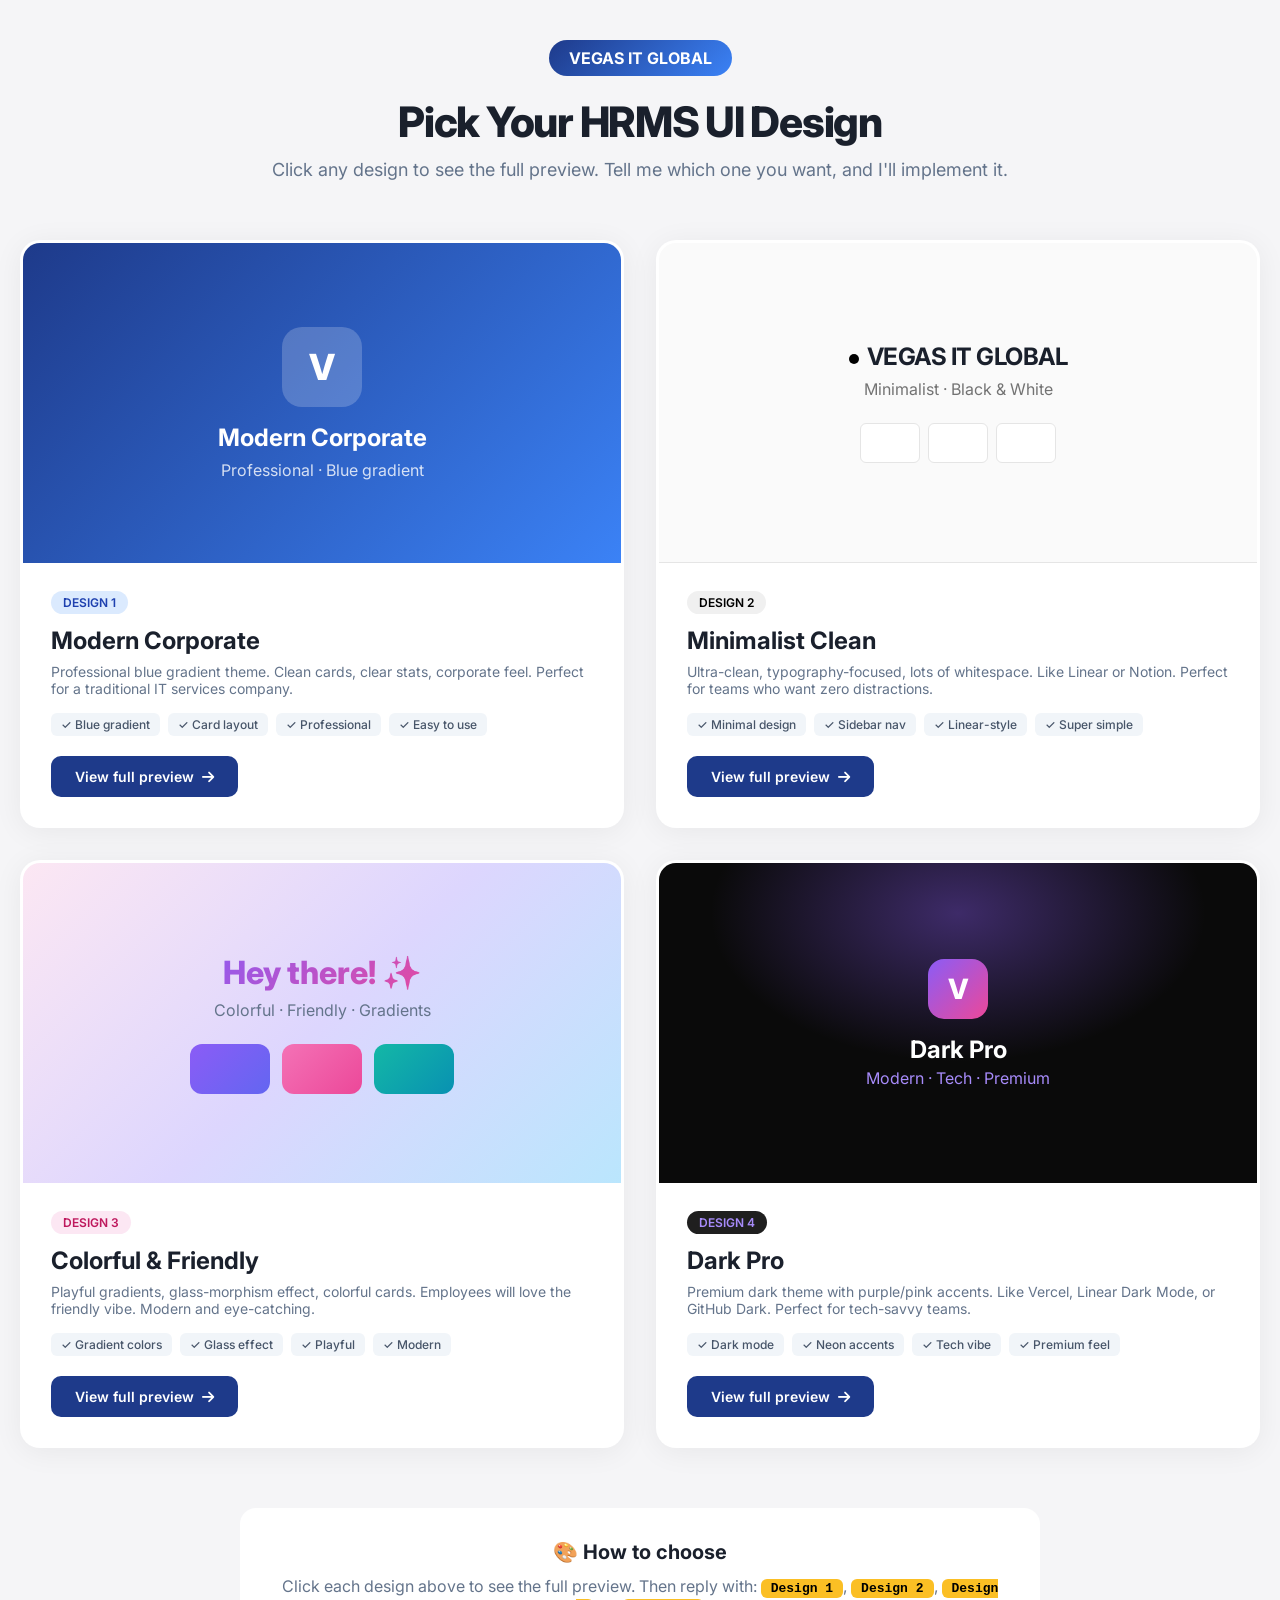
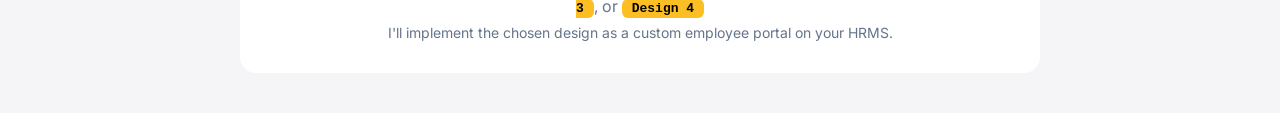
<file: mockups/index.html>
<!DOCTYPE html>
<html lang="en">
<head>
<meta charset="UTF-8">
<title>Pick Your HRMS UI Design — VEGAS IT GLOBAL</title>
<link href="https://fonts.googleapis.com/css2?family=Inter:wght@400;500;600;700;800&display=swap" rel="stylesheet">
<link rel="stylesheet" href="https://cdnjs.cloudflare.com/ajax/libs/font-awesome/6.4.0/css/all.min.css">
<style>
* { margin: 0; padding: 0; box-sizing: border-box; font-family: 'Inter', sans-serif; }
body { background: #f5f5f7; color: #1a202c; padding: 40px 20px; min-height: 100vh; }
.header { text-align: center; margin-bottom: 60px; }
.header .logo { display: inline-block; padding: 8px 20px; background: linear-gradient(135deg, #1e3a8a, #3b82f6); color: white; border-radius: 100px; font-weight: 700; margin-bottom: 20px; }
.header h1 { font-size: 42px; font-weight: 800; letter-spacing: -0.03em; margin-bottom: 12px; }
.header p { color: #64748b; font-size: 18px; }
.designs { max-width: 1400px; margin: 0 auto; display: grid; grid-template-columns: repeat(2, 1fr); gap: 32px; }
.design-card { background: white; border-radius: 20px; overflow: hidden; box-shadow: 0 4px 30px rgba(0,0,0,0.06); transition: all .3s; text-decoration: none; color: inherit; border: 3px solid transparent; }
.design-card:hover { transform: translateY(-4px); box-shadow: 0 12px 40px rgba(0,0,0,0.1); border-color: #3b82f6; }
.design-preview { height: 320px; background-size: cover; background-position: top; position: relative; }
.design-preview iframe { width: 100%; height: 100%; border: 0; pointer-events: none; transform: scale(0.5); transform-origin: 0 0; width: 200%; height: 200%; }
.design-content { padding: 28px; }
.design-label { display: inline-block; padding: 4px 12px; border-radius: 100px; font-size: 12px; font-weight: 600; margin-bottom: 12px; }
.label-1 { background: #dbeafe; color: #1e40af; }
.label-2 { background: #f0f0f0; color: #000; }
.label-3 { background: #fce7f3; color: #be185d; }
.label-4 { background: #1f1f1f; color: #a78bfa; }
.design-content h2 { font-size: 24px; font-weight: 700; margin-bottom: 8px; }
.design-content p { color: #64748b; font-size: 14px; margin-bottom: 16px; }
.design-features { display: flex; flex-wrap: wrap; gap: 8px; margin-bottom: 20px; }
.feature { background: #f1f5f9; color: #475569; padding: 4px 10px; border-radius: 6px; font-size: 12px; font-weight: 500; }
.view-btn { display: inline-flex; align-items: center; gap: 8px; padding: 12px 24px; background: #1e3a8a; color: white; border-radius: 10px; font-weight: 600; font-size: 14px; text-decoration: none; }
.view-btn:hover { background: #3b82f6; }
.instructions { max-width: 800px; margin: 60px auto 0; background: white; border-radius: 16px; padding: 32px; text-align: center; }
.instructions h3 { font-size: 20px; margin-bottom: 12px; }
.instructions p { color: #64748b; }
.design-id { background: #fbbf24; color: #000; padding: 2px 10px; border-radius: 6px; font-family: monospace; font-weight: 700; }
</style>
</head>
<body>

<div class="header">
  <div class="logo">VEGAS IT GLOBAL</div>
  <h1>Pick Your HRMS UI Design</h1>
  <p>Click any design to see the full preview. Tell me which one you want, and I'll implement it.</p>
</div>

<div class="designs">
  <a href="/mockups/design1-modern-corporate.html" target="_blank" class="design-card">
    <div class="design-preview" style="background: linear-gradient(135deg, #1e3a8a, #3b82f6); display: flex; align-items: center; justify-content: center;">
      <div style="text-align:center;color:white;padding:40px;">
        <div style="width:80px;height:80px;background:rgba(255,255,255,0.2);border-radius:20px;display:flex;align-items:center;justify-content:center;font-size:36px;margin:0 auto 16px;font-weight:800;">V</div>
        <div style="font-size:24px;font-weight:700;">Modern Corporate</div>
        <div style="opacity:0.8;margin-top:8px;">Professional · Blue gradient</div>
      </div>
    </div>
    <div class="design-content">
      <span class="design-label label-1">DESIGN 1</span>
      <h2>Modern Corporate</h2>
      <p>Professional blue gradient theme. Clean cards, clear stats, corporate feel. Perfect for a traditional IT services company.</p>
      <div class="design-features">
        <span class="feature">✓ Blue gradient</span>
        <span class="feature">✓ Card layout</span>
        <span class="feature">✓ Professional</span>
        <span class="feature">✓ Easy to use</span>
      </div>
      <span class="view-btn">View full preview <i class="fa-solid fa-arrow-right"></i></span>
    </div>
  </a>

  <a href="/mockups/design2-minimalist.html" target="_blank" class="design-card">
    <div class="design-preview" style="background: #fafafa; display: flex; align-items: center; justify-content: center; border-bottom: 1px solid #e5e5e5;">
      <div style="text-align:center;padding:40px;">
        <div style="font-size:24px;font-weight:700;letter-spacing:-0.02em;margin-bottom:8px;"><span style="display:inline-block;width:10px;height:10px;background:#000;border-radius:50%;margin-right:8px;vertical-align:middle;"></span>VEGAS IT GLOBAL</div>
        <div style="color:#737373;">Minimalist · Black & White</div>
        <div style="display:flex;gap:8px;justify-content:center;margin-top:24px;">
          <div style="width:60px;height:40px;background:white;border:1px solid #e5e5e5;border-radius:6px;"></div>
          <div style="width:60px;height:40px;background:white;border:1px solid #e5e5e5;border-radius:6px;"></div>
          <div style="width:60px;height:40px;background:white;border:1px solid #e5e5e5;border-radius:6px;"></div>
        </div>
      </div>
    </div>
    <div class="design-content">
      <span class="design-label label-2">DESIGN 2</span>
      <h2>Minimalist Clean</h2>
      <p>Ultra-clean, typography-focused, lots of whitespace. Like Linear or Notion. Perfect for teams who want zero distractions.</p>
      <div class="design-features">
        <span class="feature">✓ Minimal design</span>
        <span class="feature">✓ Sidebar nav</span>
        <span class="feature">✓ Linear-style</span>
        <span class="feature">✓ Super simple</span>
      </div>
      <span class="view-btn">View full preview <i class="fa-solid fa-arrow-right"></i></span>
    </div>
  </a>

  <a href="/mockups/design3-colorful.html" target="_blank" class="design-card">
    <div class="design-preview" style="background: linear-gradient(135deg, #fce7f3, #ddd6fe, #bae6fd); display: flex; align-items: center; justify-content: center;">
      <div style="text-align:center;padding:40px;">
        <div style="font-size:32px;font-weight:800;background:linear-gradient(135deg,#8b5cf6,#ec4899);-webkit-background-clip:text;-webkit-text-fill-color:transparent;">Hey there! ✨</div>
        <div style="color:#64748b;margin-top:8px;">Colorful · Friendly · Gradients</div>
        <div style="display:flex;gap:12px;justify-content:center;margin-top:24px;">
          <div style="width:80px;height:50px;background:linear-gradient(135deg,#8b5cf6,#6366f1);border-radius:12px;"></div>
          <div style="width:80px;height:50px;background:linear-gradient(135deg,#f472b6,#ec4899);border-radius:12px;"></div>
          <div style="width:80px;height:50px;background:linear-gradient(135deg,#14b8a6,#0891b2);border-radius:12px;"></div>
        </div>
      </div>
    </div>
    <div class="design-content">
      <span class="design-label label-3">DESIGN 3</span>
      <h2>Colorful & Friendly</h2>
      <p>Playful gradients, glass-morphism effect, colorful cards. Employees will love the friendly vibe. Modern and eye-catching.</p>
      <div class="design-features">
        <span class="feature">✓ Gradient colors</span>
        <span class="feature">✓ Glass effect</span>
        <span class="feature">✓ Playful</span>
        <span class="feature">✓ Modern</span>
      </div>
      <span class="view-btn">View full preview <i class="fa-solid fa-arrow-right"></i></span>
    </div>
  </a>

  <a href="/mockups/design4-dark.html" target="_blank" class="design-card">
    <div class="design-preview" style="background: #0a0a0a; display: flex; align-items: center; justify-content: center; position: relative; overflow: hidden;">
      <div style="position:absolute;top:-100px;left:50%;transform:translateX(-50%);width:500px;height:300px;background:radial-gradient(ellipse,rgba(139,92,246,0.4),transparent 70%);"></div>
      <div style="text-align:center;padding:40px;position:relative;">
        <div style="width:60px;height:60px;background:linear-gradient(135deg,#8b5cf6,#ec4899);border-radius:16px;display:flex;align-items:center;justify-content:center;margin:0 auto 16px;font-weight:800;font-size:28px;color:white;">V</div>
        <div style="font-size:24px;font-weight:700;color:white;">Dark Pro</div>
        <div style="color:#a78bfa;margin-top:4px;">Modern · Tech · Premium</div>
      </div>
    </div>
    <div class="design-content">
      <span class="design-label label-4">DESIGN 4</span>
      <h2>Dark Pro</h2>
      <p>Premium dark theme with purple/pink accents. Like Vercel, Linear Dark Mode, or GitHub Dark. Perfect for tech-savvy teams.</p>
      <div class="design-features">
        <span class="feature">✓ Dark mode</span>
        <span class="feature">✓ Neon accents</span>
        <span class="feature">✓ Tech vibe</span>
        <span class="feature">✓ Premium feel</span>
      </div>
      <span class="view-btn">View full preview <i class="fa-solid fa-arrow-right"></i></span>
    </div>
  </a>
</div>

<div class="instructions">
  <h3>🎨 How to choose</h3>
  <p>Click each design above to see the full preview. Then reply with: <span class="design-id">Design 1</span>, <span class="design-id">Design 2</span>, <span class="design-id">Design 3</span>, or <span class="design-id">Design 4</span></p>
  <p style="margin-top:8px;font-size:14px;">I'll implement the chosen design as a custom employee portal on your HRMS.</p>
</div>

</body>
</html>
</file>
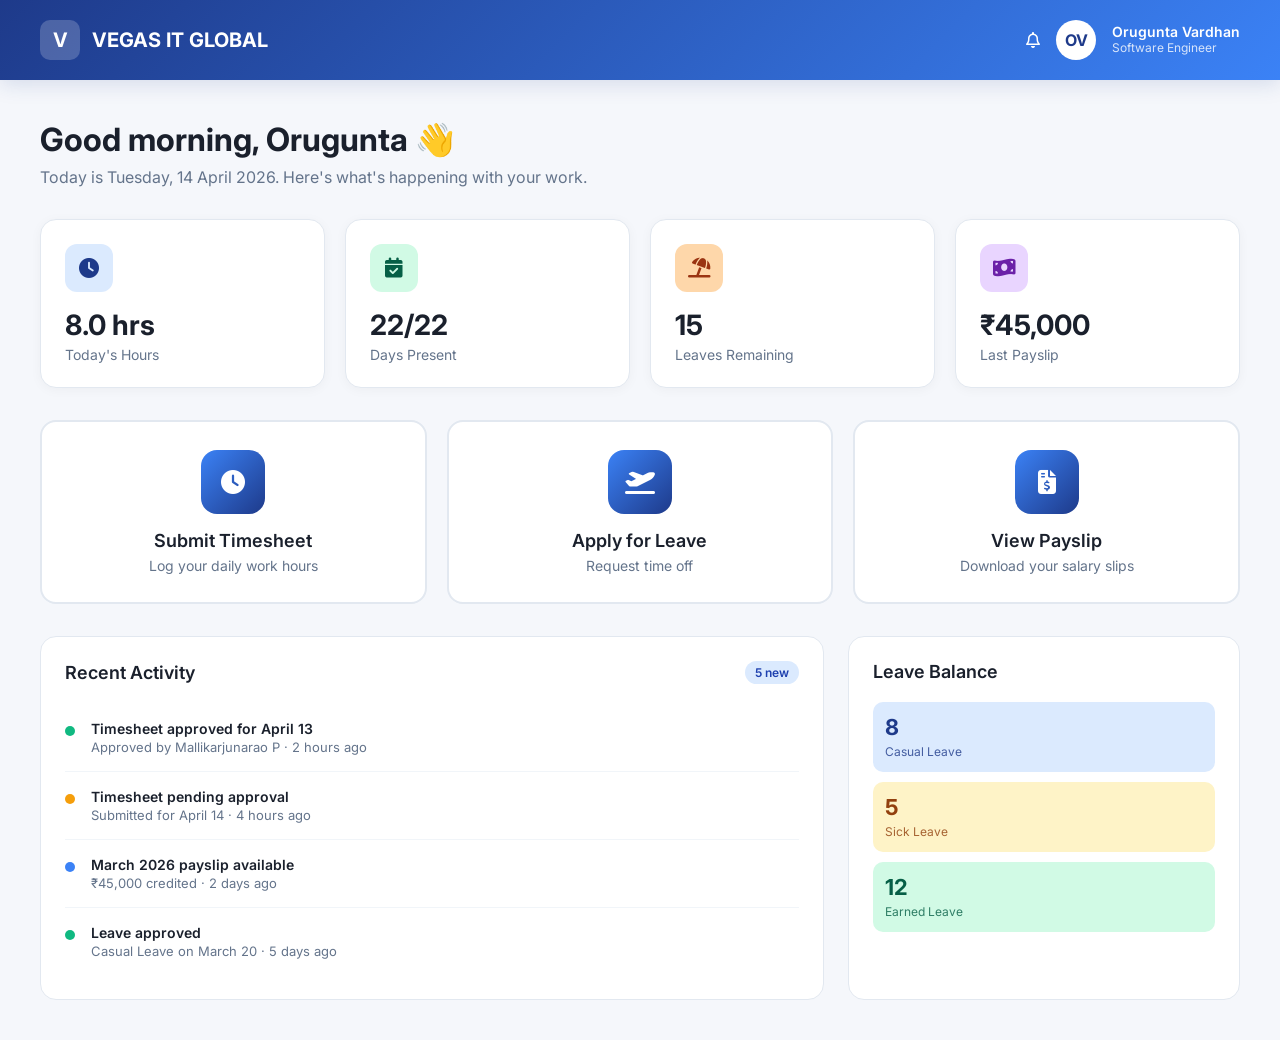
<file: mockups/design1-modern-corporate.html>
<!DOCTYPE html>
<html lang="en">
<head>
<meta charset="UTF-8">
<meta name="viewport" content="width=device-width, initial-scale=1.0">
<title>Design 1: Modern Corporate — VEGAS IT GLOBAL</title>
<link href="https://fonts.googleapis.com/css2?family=Inter:wght@400;500;600;700;800&display=swap" rel="stylesheet">
<link rel="stylesheet" href="https://cdnjs.cloudflare.com/ajax/libs/font-awesome/6.4.0/css/all.min.css">
<style>
* { margin: 0; padding: 0; box-sizing: border-box; font-family: 'Inter', sans-serif; }
body { background: #f5f7fb; color: #1a202c; }
.header {
  background: linear-gradient(135deg, #1e3a8a 0%, #3b82f6 100%);
  color: white;
  padding: 20px 40px;
  display: flex;
  justify-content: space-between;
  align-items: center;
  box-shadow: 0 4px 20px rgba(30,58,138,0.15);
}
.logo { display: flex; align-items: center; gap: 12px; font-weight: 700; font-size: 20px; }
.logo-icon { width: 40px; height: 40px; background: rgba(255,255,255,0.2); border-radius: 10px; display: flex; align-items: center; justify-content: center; font-size: 20px; }
.user-menu { display: flex; align-items: center; gap: 16px; }
.avatar { width: 40px; height: 40px; border-radius: 50%; background: #fff; color: #1e3a8a; display: flex; align-items: center; justify-content: center; font-weight: 700; }
.container { max-width: 1400px; margin: 0 auto; padding: 40px; }
.welcome { margin-bottom: 32px; }
.welcome h1 { font-size: 32px; font-weight: 700; margin-bottom: 8px; }
.welcome p { color: #64748b; font-size: 16px; }
.stats-grid { display: grid; grid-template-columns: repeat(4, 1fr); gap: 20px; margin-bottom: 32px; }
.stat-card { background: white; border-radius: 16px; padding: 24px; box-shadow: 0 2px 12px rgba(0,0,0,0.04); border: 1px solid #e2e8f0; transition: all .2s; }
.stat-card:hover { transform: translateY(-2px); box-shadow: 0 8px 20px rgba(0,0,0,0.08); }
.stat-icon { width: 48px; height: 48px; border-radius: 12px; display: flex; align-items: center; justify-content: center; margin-bottom: 16px; font-size: 20px; }
.stat-icon.blue { background: #dbeafe; color: #1e3a8a; }
.stat-icon.green { background: #d1fae5; color: #065f46; }
.stat-icon.orange { background: #fed7aa; color: #9a3412; }
.stat-icon.purple { background: #e9d5ff; color: #6b21a8; }
.stat-value { font-size: 28px; font-weight: 700; margin-bottom: 4px; }
.stat-label { color: #64748b; font-size: 14px; }
.actions-grid { display: grid; grid-template-columns: repeat(3, 1fr); gap: 20px; margin-bottom: 32px; }
.action-card { background: white; border-radius: 16px; padding: 28px; text-align: center; border: 2px solid #e2e8f0; cursor: pointer; transition: all .2s; }
.action-card:hover { border-color: #3b82f6; transform: translateY(-2px); box-shadow: 0 8px 20px rgba(59,130,246,0.15); }
.action-icon { width: 64px; height: 64px; background: linear-gradient(135deg, #3b82f6, #1e3a8a); border-radius: 16px; display: flex; align-items: center; justify-content: center; color: white; font-size: 24px; margin: 0 auto 16px; }
.action-card h3 { font-size: 18px; font-weight: 600; margin-bottom: 6px; }
.action-card p { color: #64748b; font-size: 14px; }
.two-col { display: grid; grid-template-columns: 2fr 1fr; gap: 24px; }
.panel { background: white; border-radius: 16px; padding: 24px; border: 1px solid #e2e8f0; }
.panel h2 { font-size: 18px; font-weight: 600; margin-bottom: 20px; display: flex; justify-content: space-between; align-items: center; }
.activity-item { display: flex; gap: 16px; padding: 16px 0; border-bottom: 1px solid #f1f5f9; }
.activity-item:last-child { border-bottom: none; }
.activity-dot { width: 10px; height: 10px; border-radius: 50%; margin-top: 6px; flex-shrink: 0; }
.activity-dot.green { background: #10b981; }
.activity-dot.orange { background: #f59e0b; }
.activity-dot.blue { background: #3b82f6; }
.activity-content h4 { font-size: 14px; font-weight: 600; margin-bottom: 2px; }
.activity-content p { color: #64748b; font-size: 13px; }
.leave-item { padding: 12px; border-radius: 10px; margin-bottom: 10px; }
.leave-casual { background: #dbeafe; color: #1e3a8a; }
.leave-sick { background: #fef3c7; color: #92400e; }
.leave-earned { background: #d1fae5; color: #065f46; }
.leave-num { font-size: 22px; font-weight: 700; display: block; }
.leave-lbl { font-size: 12px; opacity: .8; }
.badge-tag { background: #dbeafe; color: #1e40af; padding: 4px 10px; border-radius: 20px; font-size: 12px; font-weight: 600; }
</style>
</head>
<body>

<div class="header">
  <div class="logo">
    <div class="logo-icon">V</div>
    <span>VEGAS IT GLOBAL</span>
  </div>
  <div class="user-menu">
    <i class="fa-regular fa-bell"></i>
    <div class="avatar">OV</div>
    <div style="line-height:1.2;">
      <div style="font-weight:600;font-size:14px;">Orugunta Vardhan</div>
      <div style="font-size:12px;opacity:0.8;">Software Engineer</div>
    </div>
  </div>
</div>

<div class="container">
  <div class="welcome">
    <h1>Good morning, Orugunta 👋</h1>
    <p>Today is Tuesday, 14 April 2026. Here's what's happening with your work.</p>
  </div>

  <div class="stats-grid">
    <div class="stat-card">
      <div class="stat-icon blue"><i class="fa-solid fa-clock"></i></div>
      <div class="stat-value">8.0 hrs</div>
      <div class="stat-label">Today's Hours</div>
    </div>
    <div class="stat-card">
      <div class="stat-icon green"><i class="fa-solid fa-calendar-check"></i></div>
      <div class="stat-value">22/22</div>
      <div class="stat-label">Days Present</div>
    </div>
    <div class="stat-card">
      <div class="stat-icon orange"><i class="fa-solid fa-umbrella-beach"></i></div>
      <div class="stat-value">15</div>
      <div class="stat-label">Leaves Remaining</div>
    </div>
    <div class="stat-card">
      <div class="stat-icon purple"><i class="fa-solid fa-money-bill-wave"></i></div>
      <div class="stat-value">₹45,000</div>
      <div class="stat-label">Last Payslip</div>
    </div>
  </div>

  <div class="actions-grid">
    <div class="action-card">
      <div class="action-icon"><i class="fa-solid fa-clock"></i></div>
      <h3>Submit Timesheet</h3>
      <p>Log your daily work hours</p>
    </div>
    <div class="action-card">
      <div class="action-icon"><i class="fa-solid fa-plane-departure"></i></div>
      <h3>Apply for Leave</h3>
      <p>Request time off</p>
    </div>
    <div class="action-card">
      <div class="action-icon"><i class="fa-solid fa-file-invoice-dollar"></i></div>
      <h3>View Payslip</h3>
      <p>Download your salary slips</p>
    </div>
  </div>

  <div class="two-col">
    <div class="panel">
      <h2>Recent Activity <span class="badge-tag">5 new</span></h2>
      <div class="activity-item">
        <div class="activity-dot green"></div>
        <div class="activity-content">
          <h4>Timesheet approved for April 13</h4>
          <p>Approved by Mallikarjunarao P · 2 hours ago</p>
        </div>
      </div>
      <div class="activity-item">
        <div class="activity-dot orange"></div>
        <div class="activity-content">
          <h4>Timesheet pending approval</h4>
          <p>Submitted for April 14 · 4 hours ago</p>
        </div>
      </div>
      <div class="activity-item">
        <div class="activity-dot blue"></div>
        <div class="activity-content">
          <h4>March 2026 payslip available</h4>
          <p>₹45,000 credited · 2 days ago</p>
        </div>
      </div>
      <div class="activity-item">
        <div class="activity-dot green"></div>
        <div class="activity-content">
          <h4>Leave approved</h4>
          <p>Casual Leave on March 20 · 5 days ago</p>
        </div>
      </div>
    </div>

    <div class="panel">
      <h2>Leave Balance</h2>
      <div class="leave-item leave-casual">
        <span class="leave-num">8</span>
        <span class="leave-lbl">Casual Leave</span>
      </div>
      <div class="leave-item leave-sick">
        <span class="leave-num">5</span>
        <span class="leave-lbl">Sick Leave</span>
      </div>
      <div class="leave-item leave-earned">
        <span class="leave-num">12</span>
        <span class="leave-lbl">Earned Leave</span>
      </div>
    </div>
  </div>
</div>

</body>
</html>
</file>
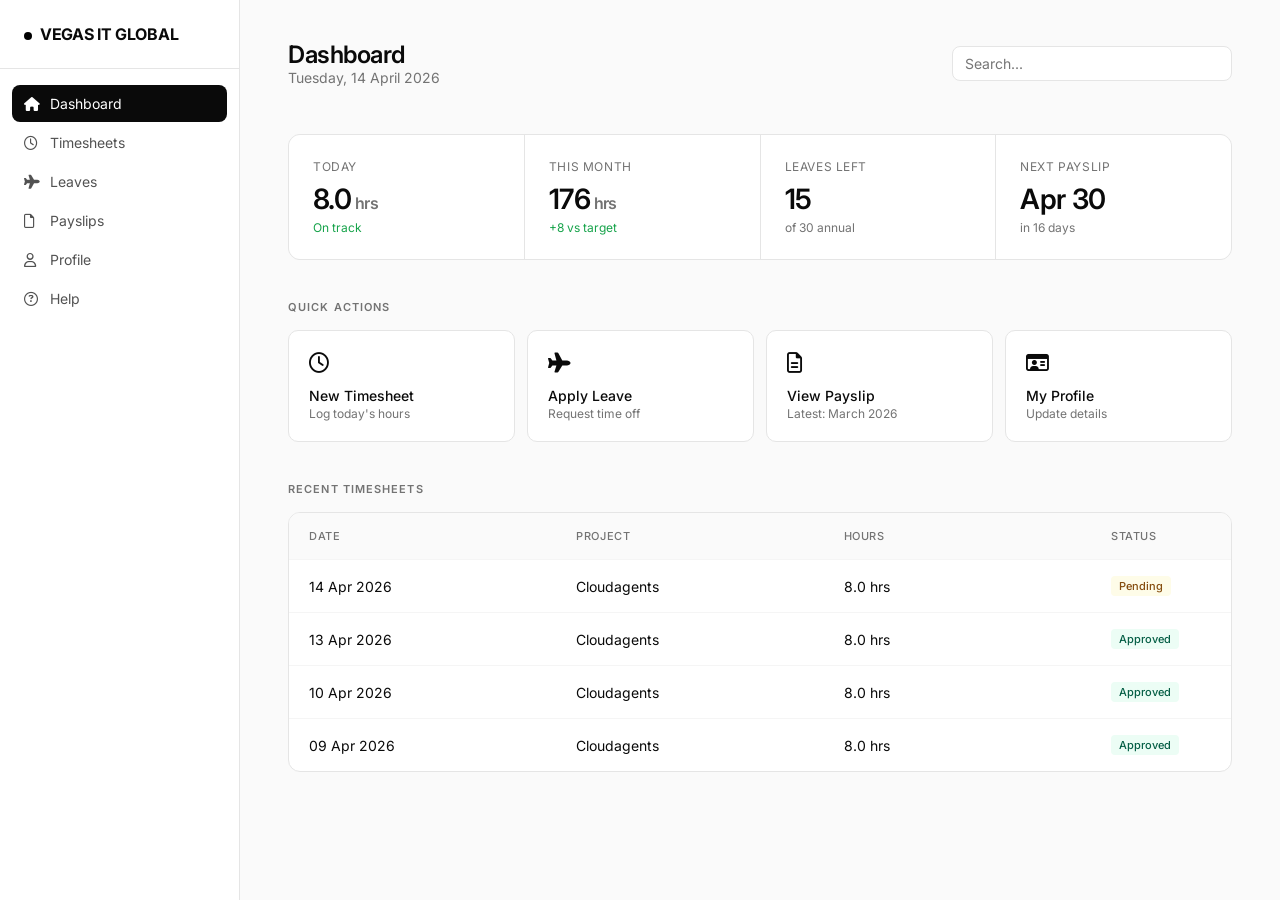
<file: mockups/design2-minimalist.html>
<!DOCTYPE html>
<html lang="en">
<head>
<meta charset="UTF-8">
<title>Design 2: Minimalist Clean — VEGAS IT GLOBAL</title>
<link href="https://fonts.googleapis.com/css2?family=Inter:wght@300;400;500;600;700&display=swap" rel="stylesheet">
<link rel="stylesheet" href="https://cdnjs.cloudflare.com/ajax/libs/font-awesome/6.4.0/css/all.min.css">
<style>
* { margin: 0; padding: 0; box-sizing: border-box; font-family: 'Inter', sans-serif; }
body { background: #fafafa; color: #0a0a0a; }
.layout { display: grid; grid-template-columns: 240px 1fr; min-height: 100vh; }
.sidebar { background: white; border-right: 1px solid #e5e5e5; padding: 24px 0; }
.sidebar-logo { padding: 0 24px 24px; border-bottom: 1px solid #e5e5e5; font-weight: 700; font-size: 16px; letter-spacing: -0.02em; }
.sidebar-logo .dot { display: inline-block; width: 8px; height: 8px; background: #000; border-radius: 50%; margin-right: 8px; vertical-align: middle; }
.nav { padding: 16px 12px; }
.nav-item { display: flex; align-items: center; gap: 10px; padding: 10px 12px; border-radius: 8px; color: #525252; font-size: 14px; margin-bottom: 2px; cursor: pointer; transition: all .15s; }
.nav-item:hover { background: #f5f5f5; color: #0a0a0a; }
.nav-item.active { background: #0a0a0a; color: white; }
.nav-item i { font-size: 14px; width: 16px; }
.main { padding: 40px 48px; max-width: 1200px; }
.page-header { display: flex; justify-content: space-between; align-items: center; margin-bottom: 48px; }
.page-title { font-size: 24px; font-weight: 600; letter-spacing: -0.02em; }
.page-meta { color: #737373; font-size: 14px; }
.search { background: white; border: 1px solid #e5e5e5; border-radius: 8px; padding: 8px 12px; font-size: 14px; width: 280px; }
.metrics { display: grid; grid-template-columns: repeat(4, 1fr); gap: 1px; background: #e5e5e5; border-radius: 12px; overflow: hidden; margin-bottom: 40px; border: 1px solid #e5e5e5; }
.metric { background: white; padding: 24px; }
.metric-label { font-size: 12px; color: #737373; text-transform: uppercase; letter-spacing: .05em; margin-bottom: 8px; }
.metric-value { font-size: 28px; font-weight: 600; letter-spacing: -0.02em; margin-bottom: 4px; }
.metric-change { font-size: 12px; color: #16a34a; }
.section { margin-bottom: 40px; }
.section-title { font-size: 11px; font-weight: 600; color: #737373; text-transform: uppercase; letter-spacing: .1em; margin-bottom: 16px; }
.quick-grid { display: grid; grid-template-columns: repeat(4, 1fr); gap: 12px; }
.quick-card { background: white; border: 1px solid #e5e5e5; border-radius: 10px; padding: 20px; cursor: pointer; transition: all .15s; }
.quick-card:hover { border-color: #0a0a0a; }
.quick-icon { font-size: 20px; color: #0a0a0a; margin-bottom: 12px; }
.quick-title { font-size: 14px; font-weight: 500; margin-bottom: 2px; }
.quick-desc { font-size: 12px; color: #737373; }
.activity-table { background: white; border: 1px solid #e5e5e5; border-radius: 12px; overflow: hidden; }
.table-row { display: grid; grid-template-columns: 1fr 1fr 1fr 100px; padding: 16px 20px; border-bottom: 1px solid #f5f5f5; font-size: 14px; align-items: center; }
.table-row:last-child { border-bottom: none; }
.table-row.header { background: #fafafa; font-size: 11px; color: #737373; text-transform: uppercase; letter-spacing: .05em; font-weight: 500; }
.badge { display: inline-block; padding: 3px 8px; border-radius: 4px; font-size: 11px; font-weight: 500; }
.badge.approved { background: #ecfdf5; color: #065f46; }
.badge.pending { background: #fefce8; color: #854d0e; }
.badge.draft { background: #f5f5f5; color: #525252; }
</style>
</head>
<body>
<div class="layout">
  <aside class="sidebar">
    <div class="sidebar-logo"><span class="dot"></span>VEGAS IT GLOBAL</div>
    <nav class="nav">
      <div class="nav-item active"><i class="fa-solid fa-house"></i>Dashboard</div>
      <div class="nav-item"><i class="fa-regular fa-clock"></i>Timesheets</div>
      <div class="nav-item"><i class="fa-solid fa-plane"></i>Leaves</div>
      <div class="nav-item"><i class="fa-regular fa-file"></i>Payslips</div>
      <div class="nav-item"><i class="fa-regular fa-user"></i>Profile</div>
      <div class="nav-item"><i class="fa-regular fa-circle-question"></i>Help</div>
    </nav>
  </aside>

  <main class="main">
    <div class="page-header">
      <div>
        <div class="page-title">Dashboard</div>
        <div class="page-meta">Tuesday, 14 April 2026</div>
      </div>
      <input type="text" class="search" placeholder="Search...">
    </div>

    <div class="metrics">
      <div class="metric">
        <div class="metric-label">Today</div>
        <div class="metric-value">8.0<span style="font-size:16px;color:#737373;"> hrs</span></div>
        <div class="metric-change">On track</div>
      </div>
      <div class="metric">
        <div class="metric-label">This Month</div>
        <div class="metric-value">176<span style="font-size:16px;color:#737373;"> hrs</span></div>
        <div class="metric-change">+8 vs target</div>
      </div>
      <div class="metric">
        <div class="metric-label">Leaves Left</div>
        <div class="metric-value">15</div>
        <div class="metric-change" style="color:#737373;">of 30 annual</div>
      </div>
      <div class="metric">
        <div class="metric-label">Next Payslip</div>
        <div class="metric-value">Apr 30</div>
        <div class="metric-change" style="color:#737373;">in 16 days</div>
      </div>
    </div>

    <div class="section">
      <div class="section-title">Quick Actions</div>
      <div class="quick-grid">
        <div class="quick-card">
          <div class="quick-icon"><i class="fa-regular fa-clock"></i></div>
          <div class="quick-title">New Timesheet</div>
          <div class="quick-desc">Log today's hours</div>
        </div>
        <div class="quick-card">
          <div class="quick-icon"><i class="fa-solid fa-plane"></i></div>
          <div class="quick-title">Apply Leave</div>
          <div class="quick-desc">Request time off</div>
        </div>
        <div class="quick-card">
          <div class="quick-icon"><i class="fa-regular fa-file-lines"></i></div>
          <div class="quick-title">View Payslip</div>
          <div class="quick-desc">Latest: March 2026</div>
        </div>
        <div class="quick-card">
          <div class="quick-icon"><i class="fa-regular fa-id-card"></i></div>
          <div class="quick-title">My Profile</div>
          <div class="quick-desc">Update details</div>
        </div>
      </div>
    </div>

    <div class="section">
      <div class="section-title">Recent Timesheets</div>
      <div class="activity-table">
        <div class="table-row header">
          <div>Date</div>
          <div>Project</div>
          <div>Hours</div>
          <div>Status</div>
        </div>
        <div class="table-row">
          <div>14 Apr 2026</div>
          <div>Cloudagents</div>
          <div>8.0 hrs</div>
          <div><span class="badge pending">Pending</span></div>
        </div>
        <div class="table-row">
          <div>13 Apr 2026</div>
          <div>Cloudagents</div>
          <div>8.0 hrs</div>
          <div><span class="badge approved">Approved</span></div>
        </div>
        <div class="table-row">
          <div>10 Apr 2026</div>
          <div>Cloudagents</div>
          <div>8.0 hrs</div>
          <div><span class="badge approved">Approved</span></div>
        </div>
        <div class="table-row">
          <div>09 Apr 2026</div>
          <div>Cloudagents</div>
          <div>8.0 hrs</div>
          <div><span class="badge approved">Approved</span></div>
        </div>
      </div>
    </div>
  </main>
</div>
</body>
</html>
</file>
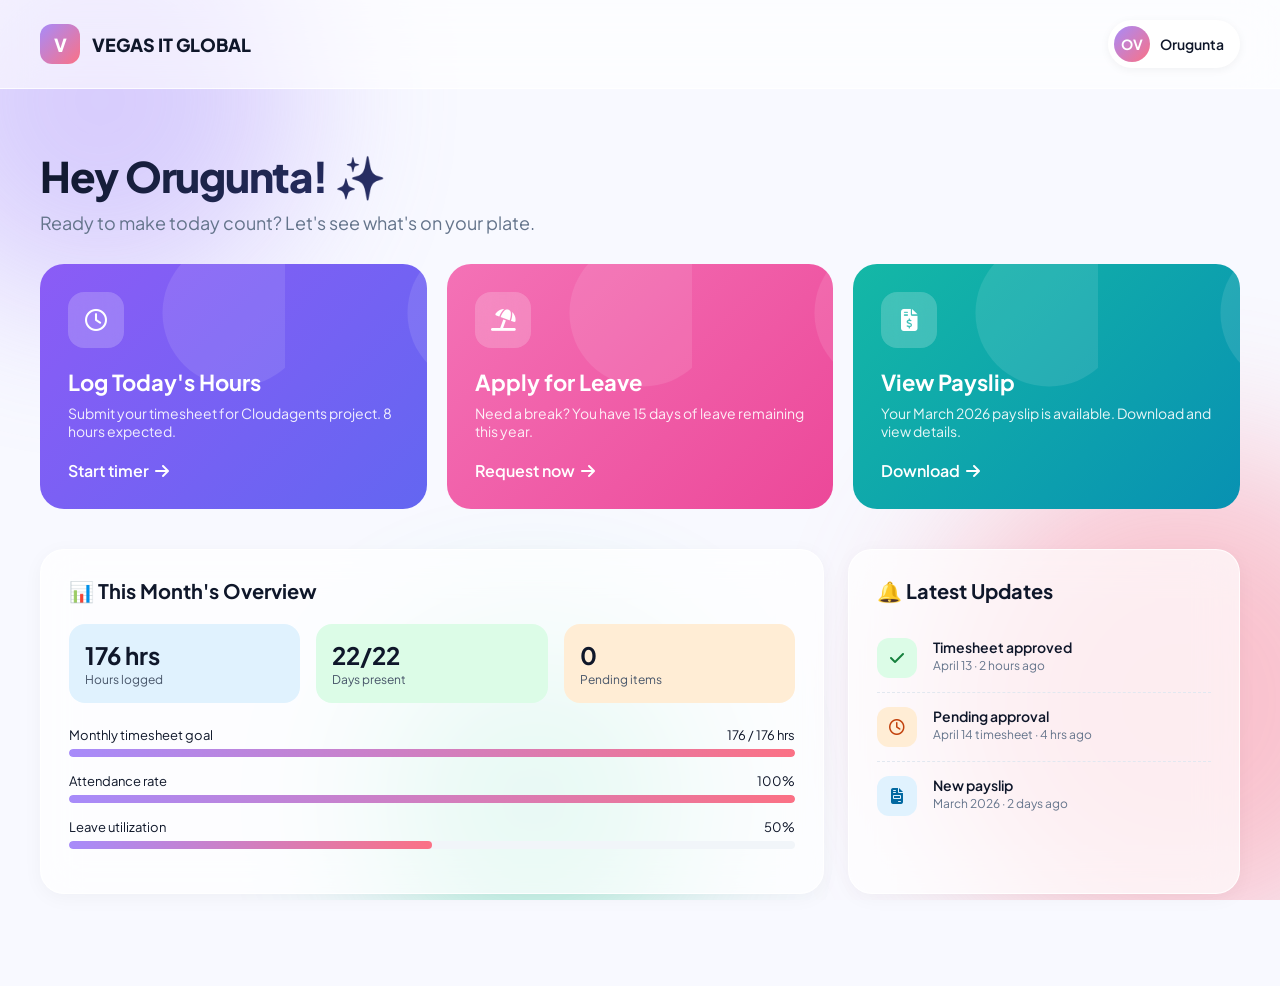
<file: mockups/design3-colorful.html>
<!DOCTYPE html>
<html lang="en">
<head>
<meta charset="UTF-8">
<title>Design 3: Colorful & Friendly — VEGAS IT GLOBAL</title>
<link href="https://fonts.googleapis.com/css2?family=Plus+Jakarta+Sans:wght@400;500;600;700;800&display=swap" rel="stylesheet">
<link rel="stylesheet" href="https://cdnjs.cloudflare.com/ajax/libs/font-awesome/6.4.0/css/all.min.css">
<style>
* { margin: 0; padding: 0; box-sizing: border-box; font-family: 'Plus Jakarta Sans', sans-serif; }
body { background: #f8f9ff; color: #0f172a; overflow-x: hidden; }
.bg-orbs { position: fixed; top: 0; left: 0; width: 100%; height: 100%; overflow: hidden; z-index: 0; pointer-events: none; }
.orb { position: absolute; border-radius: 50%; filter: blur(80px); opacity: .4; }
.orb1 { width: 400px; height: 400px; background: #a78bfa; top: -100px; left: -100px; }
.orb2 { width: 500px; height: 500px; background: #fb7185; top: 50%; right: -150px; }
.orb3 { width: 300px; height: 300px; background: #34d399; bottom: -50px; left: 30%; }
.content { position: relative; z-index: 1; }
.nav-top { padding: 20px 40px; display: flex; justify-content: space-between; align-items: center; backdrop-filter: blur(20px); background: rgba(255,255,255,0.6); border-bottom: 1px solid rgba(255,255,255,0.8); position: sticky; top: 0; z-index: 10; }
.brand { display: flex; align-items: center; gap: 12px; font-weight: 800; font-size: 18px; }
.brand-logo { width: 40px; height: 40px; background: linear-gradient(135deg, #a78bfa, #fb7185); border-radius: 12px; display: flex; align-items: center; justify-content: center; color: white; font-weight: 800; }
.profile-pill { display: flex; align-items: center; gap: 10px; background: white; border-radius: 100px; padding: 6px 16px 6px 6px; box-shadow: 0 2px 10px rgba(0,0,0,0.05); }
.profile-pill .avatar { width: 36px; height: 36px; border-radius: 50%; background: linear-gradient(135deg, #a78bfa, #fb7185); display: flex; align-items: center; justify-content: center; color: white; font-weight: 700; font-size: 14px; }
.hero { padding: 60px 40px 30px; max-width: 1400px; margin: 0 auto; }
.hero h1 { font-size: 42px; font-weight: 800; letter-spacing: -0.03em; margin-bottom: 8px; background: linear-gradient(135deg, #0f172a 0%, #6366f1 100%); -webkit-background-clip: text; -webkit-text-fill-color: transparent; }
.hero p { color: #64748b; font-size: 18px; }
.container { max-width: 1400px; margin: 0 auto; padding: 0 40px 60px; }
.hero-cards { display: grid; grid-template-columns: repeat(3, 1fr); gap: 20px; margin-bottom: 40px; }
.hero-card { border-radius: 24px; padding: 28px; color: white; position: relative; overflow: hidden; cursor: pointer; transition: transform .3s; }
.hero-card:hover { transform: translateY(-4px); }
.hero-card::before { content: ''; position: absolute; inset: 0; background: url('data:image/svg+xml,%3Csvg xmlns="http://www.w3.org/2000/svg" viewBox="0 0 100 100"%3E%3Ccircle cx="80" cy="20" r="30" fill="rgba(255,255,255,0.1)"/%3E%3C/svg%3E'); }
.hero-card > * { position: relative; z-index: 1; }
.hero-card.purple { background: linear-gradient(135deg, #8b5cf6 0%, #6366f1 100%); }
.hero-card.pink { background: linear-gradient(135deg, #f472b6 0%, #ec4899 100%); }
.hero-card.teal { background: linear-gradient(135deg, #14b8a6 0%, #0891b2 100%); }
.hero-card .icon { width: 56px; height: 56px; background: rgba(255,255,255,0.2); backdrop-filter: blur(10px); border-radius: 16px; display: flex; align-items: center; justify-content: center; font-size: 22px; margin-bottom: 20px; }
.hero-card h3 { font-size: 22px; font-weight: 700; margin-bottom: 8px; }
.hero-card p { opacity: .9; font-size: 14px; margin-bottom: 20px; }
.hero-card .arrow { display: inline-flex; align-items: center; gap: 6px; font-weight: 600; }
.grid-2 { display: grid; grid-template-columns: 2fr 1fr; gap: 24px; margin-bottom: 32px; }
.glass-panel { background: rgba(255,255,255,0.7); backdrop-filter: blur(20px); border: 1px solid rgba(255,255,255,0.8); border-radius: 24px; padding: 28px; box-shadow: 0 4px 20px rgba(0,0,0,0.04); }
.glass-panel h2 { font-size: 20px; font-weight: 700; margin-bottom: 20px; display: flex; align-items: center; gap: 10px; }
.stats-row { display: flex; gap: 16px; margin-bottom: 24px; }
.mini-stat { flex: 1; padding: 16px; border-radius: 16px; }
.mini-stat.blue { background: #e0f2fe; }
.mini-stat.green { background: #dcfce7; }
.mini-stat.orange { background: #ffedd5; }
.mini-stat-val { font-size: 24px; font-weight: 700; }
.mini-stat-lbl { font-size: 12px; color: #475569; margin-top: 2px; }
.progress-item { margin-bottom: 16px; }
.progress-label { display: flex; justify-content: space-between; font-size: 13px; margin-bottom: 6px; }
.progress-bar { height: 8px; background: #f1f5f9; border-radius: 100px; overflow: hidden; }
.progress-fill { height: 100%; border-radius: 100px; background: linear-gradient(90deg, #a78bfa, #fb7185); }
.timeline-item { display: flex; gap: 16px; padding: 14px 0; border-bottom: 1px dashed #e2e8f0; }
.timeline-item:last-child { border-bottom: none; }
.timeline-icon { width: 40px; height: 40px; border-radius: 12px; display: flex; align-items: center; justify-content: center; flex-shrink: 0; }
.timeline-icon.green { background: #dcfce7; color: #15803d; }
.timeline-icon.orange { background: #ffedd5; color: #c2410c; }
.timeline-icon.blue { background: #e0f2fe; color: #0369a1; }
.timeline-content h4 { font-size: 14px; font-weight: 600; }
.timeline-content p { font-size: 12px; color: #64748b; margin-top: 2px; }
</style>
</head>
<body>

<div class="bg-orbs">
  <div class="orb orb1"></div>
  <div class="orb orb2"></div>
  <div class="orb orb3"></div>
</div>

<div class="content">
  <nav class="nav-top">
    <div class="brand">
      <div class="brand-logo">V</div>
      <span>VEGAS IT GLOBAL</span>
    </div>
    <div class="profile-pill">
      <div class="avatar">OV</div>
      <span style="font-weight:600;font-size:14px;">Orugunta</span>
    </div>
  </nav>

  <div class="hero">
    <h1>Hey Orugunta! ✨</h1>
    <p>Ready to make today count? Let's see what's on your plate.</p>
  </div>

  <div class="container">
    <div class="hero-cards">
      <div class="hero-card purple">
        <div class="icon"><i class="fa-regular fa-clock"></i></div>
        <h3>Log Today's Hours</h3>
        <p>Submit your timesheet for Cloudagents project. 8 hours expected.</p>
        <span class="arrow">Start timer <i class="fa-solid fa-arrow-right"></i></span>
      </div>
      <div class="hero-card pink">
        <div class="icon"><i class="fa-solid fa-umbrella-beach"></i></div>
        <h3>Apply for Leave</h3>
        <p>Need a break? You have 15 days of leave remaining this year.</p>
        <span class="arrow">Request now <i class="fa-solid fa-arrow-right"></i></span>
      </div>
      <div class="hero-card teal">
        <div class="icon"><i class="fa-solid fa-file-invoice-dollar"></i></div>
        <h3>View Payslip</h3>
        <p>Your March 2026 payslip is available. Download and view details.</p>
        <span class="arrow">Download <i class="fa-solid fa-arrow-right"></i></span>
      </div>
    </div>

    <div class="grid-2">
      <div class="glass-panel">
        <h2>📊 This Month's Overview</h2>
        <div class="stats-row">
          <div class="mini-stat blue">
            <div class="mini-stat-val">176 hrs</div>
            <div class="mini-stat-lbl">Hours logged</div>
          </div>
          <div class="mini-stat green">
            <div class="mini-stat-val">22/22</div>
            <div class="mini-stat-lbl">Days present</div>
          </div>
          <div class="mini-stat orange">
            <div class="mini-stat-val">0</div>
            <div class="mini-stat-lbl">Pending items</div>
          </div>
        </div>
        <div class="progress-item">
          <div class="progress-label"><span>Monthly timesheet goal</span><span>176 / 176 hrs</span></div>
          <div class="progress-bar"><div class="progress-fill" style="width:100%"></div></div>
        </div>
        <div class="progress-item">
          <div class="progress-label"><span>Attendance rate</span><span>100%</span></div>
          <div class="progress-bar"><div class="progress-fill" style="width:100%"></div></div>
        </div>
        <div class="progress-item">
          <div class="progress-label"><span>Leave utilization</span><span>50%</span></div>
          <div class="progress-bar"><div class="progress-fill" style="width:50%"></div></div>
        </div>
      </div>

      <div class="glass-panel">
        <h2>🔔 Latest Updates</h2>
        <div class="timeline-item">
          <div class="timeline-icon green"><i class="fa-solid fa-check"></i></div>
          <div class="timeline-content">
            <h4>Timesheet approved</h4>
            <p>April 13 · 2 hours ago</p>
          </div>
        </div>
        <div class="timeline-item">
          <div class="timeline-icon orange"><i class="fa-regular fa-clock"></i></div>
          <div class="timeline-content">
            <h4>Pending approval</h4>
            <p>April 14 timesheet · 4 hrs ago</p>
          </div>
        </div>
        <div class="timeline-item">
          <div class="timeline-icon blue"><i class="fa-solid fa-file-invoice"></i></div>
          <div class="timeline-content">
            <h4>New payslip</h4>
            <p>March 2026 · 2 days ago</p>
          </div>
        </div>
      </div>
    </div>
  </div>
</div>

</body>
</html>
</file>
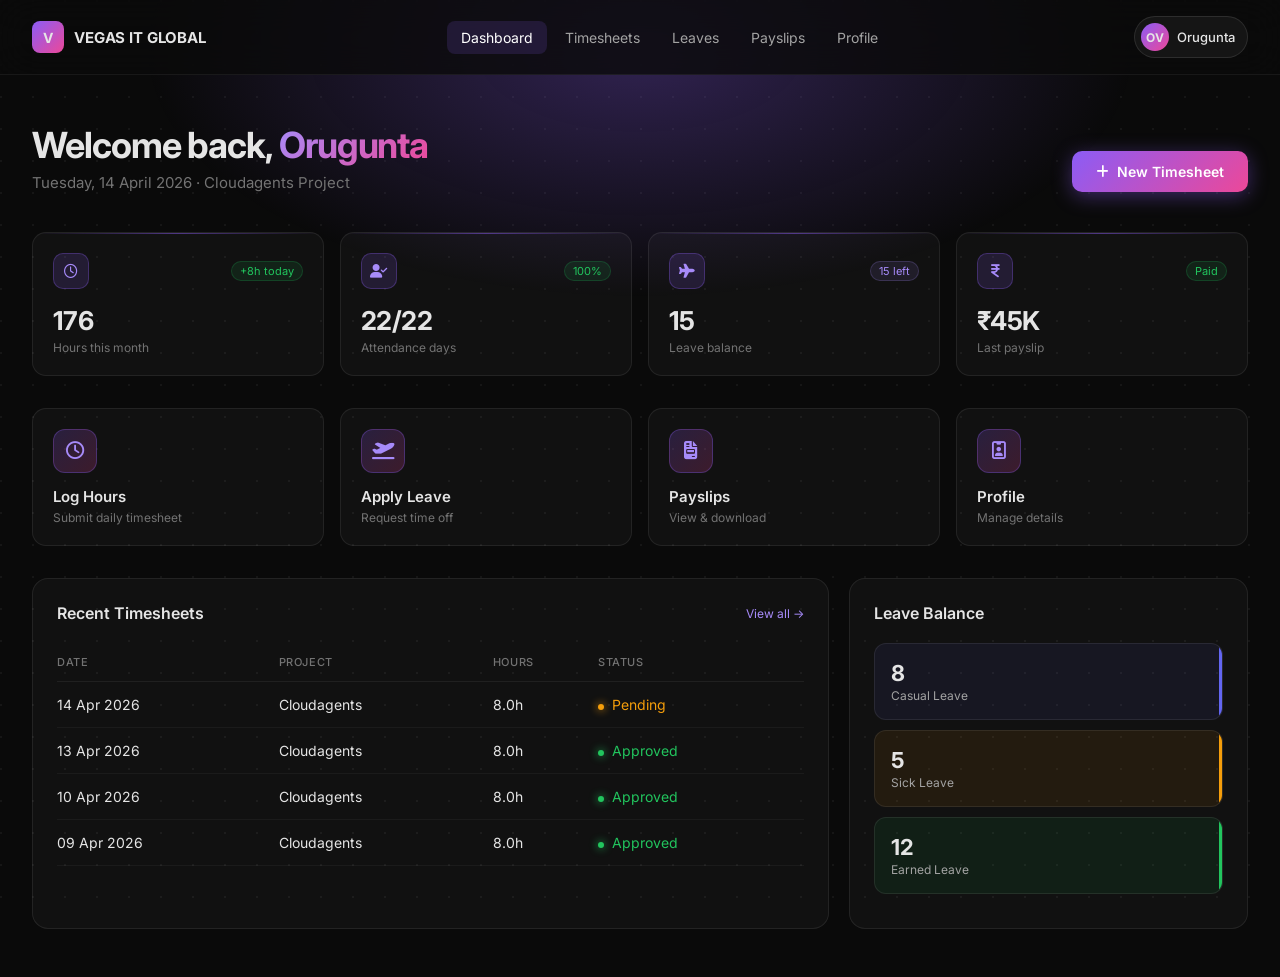
<file: mockups/design4-dark.html>
<!DOCTYPE html>
<html lang="en">
<head>
<meta charset="UTF-8">
<title>Design 4: Dark Pro — VEGAS IT GLOBAL</title>
<link href="https://fonts.googleapis.com/css2?family=Inter:wght@400;500;600;700;800&display=swap" rel="stylesheet">
<link rel="stylesheet" href="https://cdnjs.cloudflare.com/ajax/libs/font-awesome/6.4.0/css/all.min.css">
<style>
* { margin: 0; padding: 0; box-sizing: border-box; font-family: 'Inter', sans-serif; }
body { background: #0a0a0a; color: #e5e5e5; min-height: 100vh; }
.bg-grid { position: fixed; inset: 0; background-image: radial-gradient(circle at 1px 1px, rgba(255,255,255,0.05) 1px, transparent 0); background-size: 32px 32px; z-index: 0; }
.bg-glow { position: fixed; top: -200px; left: 50%; transform: translateX(-50%); width: 1000px; height: 500px; background: radial-gradient(ellipse, rgba(139,92,246,0.3), transparent 70%); z-index: 0; pointer-events: none; }
.wrap { position: relative; z-index: 1; }
.topbar { padding: 16px 32px; display: flex; justify-content: space-between; align-items: center; border-bottom: 1px solid rgba(255,255,255,0.06); background: rgba(10,10,10,0.8); backdrop-filter: blur(20px); position: sticky; top: 0; z-index: 10; }
.logo { display: flex; align-items: center; gap: 10px; font-weight: 700; font-size: 15px; letter-spacing: -0.01em; }
.logo-icon { width: 32px; height: 32px; background: linear-gradient(135deg, #8b5cf6, #ec4899); border-radius: 8px; display: flex; align-items: center; justify-content: center; font-size: 14px; }
.nav-links { display: flex; gap: 4px; }
.nav-link { padding: 8px 14px; border-radius: 8px; color: #a3a3a3; font-size: 14px; cursor: pointer; transition: all .15s; }
.nav-link:hover { color: #fff; background: rgba(255,255,255,0.05); }
.nav-link.active { color: #fff; background: rgba(139,92,246,0.15); }
.user-pill { display: flex; align-items: center; gap: 8px; padding: 6px 12px 6px 6px; background: rgba(255,255,255,0.05); border: 1px solid rgba(255,255,255,0.1); border-radius: 100px; }
.user-pill .avatar { width: 28px; height: 28px; border-radius: 50%; background: linear-gradient(135deg, #8b5cf6, #ec4899); display: flex; align-items: center; justify-content: center; font-weight: 700; font-size: 12px; }
.user-pill span { font-size: 13px; font-weight: 500; }
.main-content { max-width: 1320px; margin: 0 auto; padding: 48px 32px; }
.page-header { display: flex; justify-content: space-between; align-items: flex-end; margin-bottom: 40px; }
.page-header h1 { font-size: 36px; font-weight: 700; letter-spacing: -0.03em; margin-bottom: 6px; }
.page-header h1 .gradient { background: linear-gradient(135deg, #a78bfa, #ec4899); -webkit-background-clip: text; -webkit-text-fill-color: transparent; }
.page-header p { color: #737373; font-size: 15px; }
.btn-primary { background: linear-gradient(135deg, #8b5cf6, #ec4899); color: white; padding: 12px 24px; border-radius: 10px; font-weight: 600; font-size: 14px; border: none; cursor: pointer; display: inline-flex; align-items: center; gap: 8px; box-shadow: 0 4px 20px rgba(139,92,246,0.4); }
.stats-grid { display: grid; grid-template-columns: repeat(4, 1fr); gap: 16px; margin-bottom: 32px; }
.stat { background: rgba(255,255,255,0.03); border: 1px solid rgba(255,255,255,0.08); border-radius: 14px; padding: 20px; transition: all .2s; position: relative; overflow: hidden; }
.stat:hover { border-color: rgba(139,92,246,0.4); background: rgba(255,255,255,0.04); }
.stat::before { content: ''; position: absolute; top: 0; left: 0; right: 0; height: 1px; background: linear-gradient(90deg, transparent, rgba(139,92,246,0.5), transparent); }
.stat-top { display: flex; justify-content: space-between; align-items: center; margin-bottom: 16px; }
.stat-icon { width: 36px; height: 36px; background: rgba(139,92,246,0.15); border: 1px solid rgba(139,92,246,0.3); border-radius: 10px; display: flex; align-items: center; justify-content: center; color: #a78bfa; font-size: 14px; }
.stat-trend { font-size: 11px; color: #22c55e; background: rgba(34,197,94,0.1); border: 1px solid rgba(34,197,94,0.2); padding: 2px 8px; border-radius: 100px; }
.stat-value { font-size: 26px; font-weight: 700; letter-spacing: -0.02em; margin-bottom: 4px; }
.stat-label { font-size: 12px; color: #737373; }
.action-strip { display: grid; grid-template-columns: repeat(4, 1fr); gap: 16px; margin-bottom: 32px; }
.action { background: rgba(255,255,255,0.03); border: 1px solid rgba(255,255,255,0.08); border-radius: 14px; padding: 20px; cursor: pointer; transition: all .2s; position: relative; overflow: hidden; }
.action:hover { border-color: #8b5cf6; transform: translateY(-2px); box-shadow: 0 10px 30px rgba(139,92,246,0.2); }
.action-icon { width: 44px; height: 44px; background: linear-gradient(135deg, rgba(139,92,246,0.2), rgba(236,72,153,0.2)); border: 1px solid rgba(139,92,246,0.3); border-radius: 12px; display: flex; align-items: center; justify-content: center; font-size: 18px; color: #a78bfa; margin-bottom: 14px; }
.action h3 { font-size: 15px; font-weight: 600; margin-bottom: 4px; }
.action p { font-size: 12px; color: #737373; }
.content-grid { display: grid; grid-template-columns: 2fr 1fr; gap: 20px; }
.panel { background: rgba(255,255,255,0.03); border: 1px solid rgba(255,255,255,0.08); border-radius: 16px; padding: 24px; }
.panel-head { display: flex; justify-content: space-between; align-items: center; margin-bottom: 20px; }
.panel-head h2 { font-size: 16px; font-weight: 600; }
.panel-head a { font-size: 12px; color: #a78bfa; text-decoration: none; }
table { width: 100%; border-collapse: collapse; }
th { text-align: left; font-size: 11px; font-weight: 500; color: #737373; text-transform: uppercase; letter-spacing: .05em; padding: 12px 0; border-bottom: 1px solid rgba(255,255,255,0.06); }
td { padding: 14px 0; border-bottom: 1px solid rgba(255,255,255,0.04); font-size: 14px; }
.status-dot { display: inline-block; width: 6px; height: 6px; border-radius: 50%; margin-right: 8px; }
.status-approved { color: #22c55e; }
.status-approved .status-dot { background: #22c55e; box-shadow: 0 0 8px #22c55e; }
.status-pending { color: #f59e0b; }
.status-pending .status-dot { background: #f59e0b; box-shadow: 0 0 8px #f59e0b; }
.leave-card { padding: 16px; border-radius: 12px; margin-bottom: 10px; border: 1px solid rgba(255,255,255,0.08); position: relative; overflow: hidden; }
.leave-card::after { content: ''; position: absolute; top: 0; right: 0; bottom: 0; width: 3px; }
.leave-card.casual { background: rgba(99,102,241,0.08); }
.leave-card.casual::after { background: #6366f1; }
.leave-card.sick { background: rgba(245,158,11,0.08); }
.leave-card.sick::after { background: #f59e0b; }
.leave-card.earned { background: rgba(34,197,94,0.08); }
.leave-card.earned::after { background: #22c55e; }
.leave-num { font-size: 22px; font-weight: 700; }
.leave-lbl { font-size: 12px; color: #a3a3a3; margin-top: 2px; }
</style>
</head>
<body>

<div class="bg-grid"></div>
<div class="bg-glow"></div>

<div class="wrap">
  <nav class="topbar">
    <div class="logo">
      <div class="logo-icon">V</div>
      <span>VEGAS IT GLOBAL</span>
    </div>
    <div class="nav-links">
      <div class="nav-link active">Dashboard</div>
      <div class="nav-link">Timesheets</div>
      <div class="nav-link">Leaves</div>
      <div class="nav-link">Payslips</div>
      <div class="nav-link">Profile</div>
    </div>
    <div class="user-pill">
      <div class="avatar">OV</div>
      <span>Orugunta</span>
    </div>
  </nav>

  <div class="main-content">
    <div class="page-header">
      <div>
        <h1>Welcome back, <span class="gradient">Orugunta</span></h1>
        <p>Tuesday, 14 April 2026 · Cloudagents Project</p>
      </div>
      <button class="btn-primary"><i class="fa-solid fa-plus"></i> New Timesheet</button>
    </div>

    <div class="stats-grid">
      <div class="stat">
        <div class="stat-top">
          <div class="stat-icon"><i class="fa-regular fa-clock"></i></div>
          <span class="stat-trend">+8h today</span>
        </div>
        <div class="stat-value">176</div>
        <div class="stat-label">Hours this month</div>
      </div>
      <div class="stat">
        <div class="stat-top">
          <div class="stat-icon"><i class="fa-solid fa-user-check"></i></div>
          <span class="stat-trend">100%</span>
        </div>
        <div class="stat-value">22/22</div>
        <div class="stat-label">Attendance days</div>
      </div>
      <div class="stat">
        <div class="stat-top">
          <div class="stat-icon"><i class="fa-solid fa-plane"></i></div>
          <span class="stat-trend" style="color:#a78bfa;background:rgba(167,139,250,0.1);border-color:rgba(167,139,250,0.2);">15 left</span>
        </div>
        <div class="stat-value">15</div>
        <div class="stat-label">Leave balance</div>
      </div>
      <div class="stat">
        <div class="stat-top">
          <div class="stat-icon"><i class="fa-solid fa-indian-rupee-sign"></i></div>
          <span class="stat-trend">Paid</span>
        </div>
        <div class="stat-value">₹45K</div>
        <div class="stat-label">Last payslip</div>
      </div>
    </div>

    <div class="action-strip">
      <div class="action">
        <div class="action-icon"><i class="fa-regular fa-clock"></i></div>
        <h3>Log Hours</h3>
        <p>Submit daily timesheet</p>
      </div>
      <div class="action">
        <div class="action-icon"><i class="fa-solid fa-plane-departure"></i></div>
        <h3>Apply Leave</h3>
        <p>Request time off</p>
      </div>
      <div class="action">
        <div class="action-icon"><i class="fa-solid fa-file-invoice"></i></div>
        <h3>Payslips</h3>
        <p>View & download</p>
      </div>
      <div class="action">
        <div class="action-icon"><i class="fa-regular fa-id-badge"></i></div>
        <h3>Profile</h3>
        <p>Manage details</p>
      </div>
    </div>

    <div class="content-grid">
      <div class="panel">
        <div class="panel-head">
          <h2>Recent Timesheets</h2>
          <a href="#">View all →</a>
        </div>
        <table>
          <thead>
            <tr><th>Date</th><th>Project</th><th>Hours</th><th>Status</th></tr>
          </thead>
          <tbody>
            <tr>
              <td>14 Apr 2026</td>
              <td>Cloudagents</td>
              <td>8.0h</td>
              <td><span class="status-pending"><span class="status-dot"></span>Pending</span></td>
            </tr>
            <tr>
              <td>13 Apr 2026</td>
              <td>Cloudagents</td>
              <td>8.0h</td>
              <td><span class="status-approved"><span class="status-dot"></span>Approved</span></td>
            </tr>
            <tr>
              <td>10 Apr 2026</td>
              <td>Cloudagents</td>
              <td>8.0h</td>
              <td><span class="status-approved"><span class="status-dot"></span>Approved</span></td>
            </tr>
            <tr>
              <td>09 Apr 2026</td>
              <td>Cloudagents</td>
              <td>8.0h</td>
              <td><span class="status-approved"><span class="status-dot"></span>Approved</span></td>
            </tr>
          </tbody>
        </table>
      </div>

      <div class="panel">
        <div class="panel-head"><h2>Leave Balance</h2></div>
        <div class="leave-card casual">
          <div class="leave-num">8</div>
          <div class="leave-lbl">Casual Leave</div>
        </div>
        <div class="leave-card sick">
          <div class="leave-num">5</div>
          <div class="leave-lbl">Sick Leave</div>
        </div>
        <div class="leave-card earned">
          <div class="leave-num">12</div>
          <div class="leave-lbl">Earned Leave</div>
        </div>
      </div>
    </div>
  </div>
</div>

</body>
</html>
</file>
